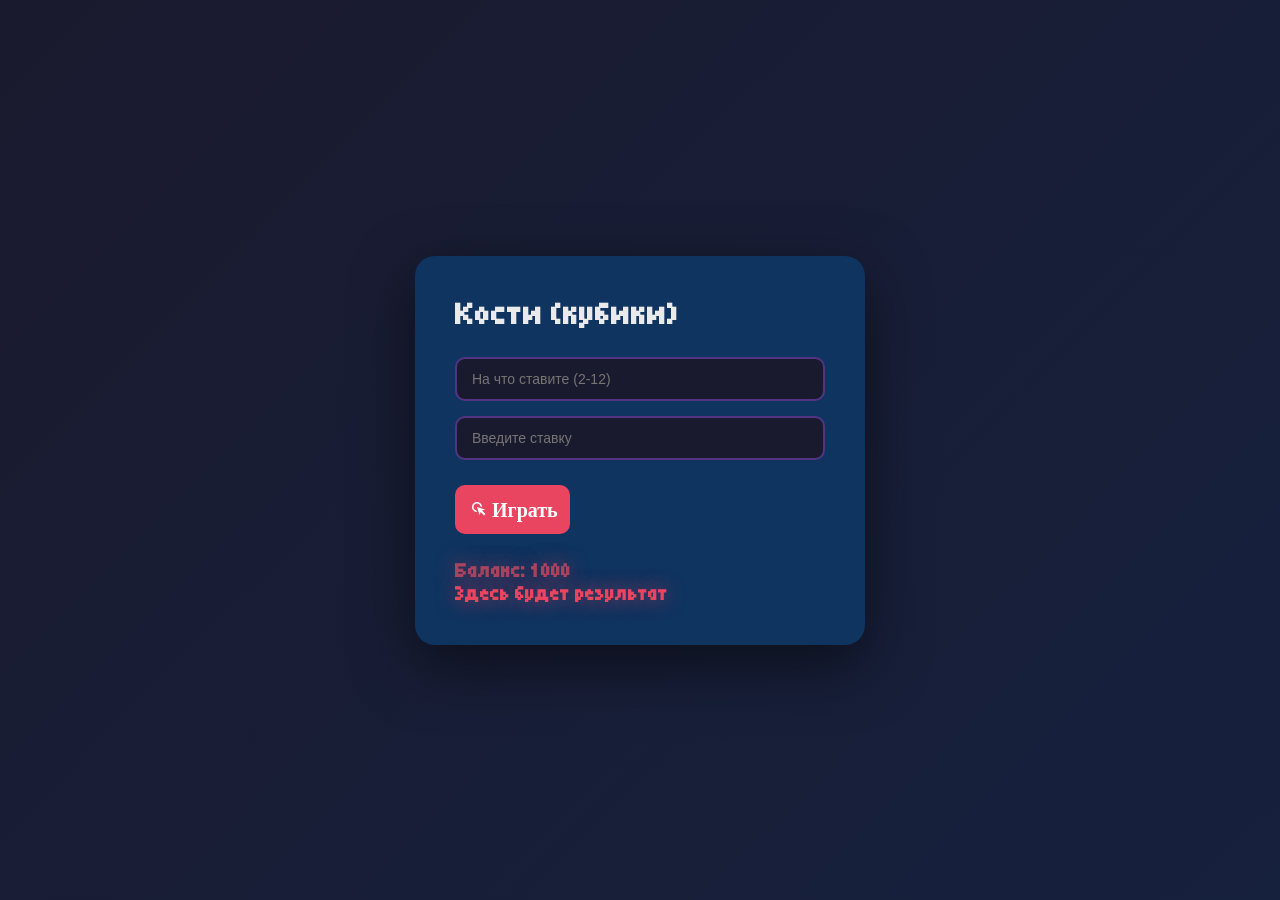
<file: VSCodes/js-project-1/index.html>
<!DOCTYPE html>
<html lang="ru">
<head>
    <meta charset="UTF-8">
    <title>Кубы</title>
    <link rel="preconnect" href="https://fonts.googleapis.com">
    <link rel="preconnect" href="https://fonts.gstatic.com" crossorigin>
    <link href="https://fonts.googleapis.com/css2?family=Tiny5&display=swap" rel="stylesheet">
    <link rel="stylesheet" href="https://fonts.googleapis.com/css2?family=Material+Symbols+Outlined:opsz,wght,FILL,GRAD@24,400,0,0&icon_names=left_click" />
    <link rel="stylesheet" href="style.css">
</head>
<body>
    <div class="container">
        <div class="hehe">
            <h1>Кости (кубики)</h1>
        </div>
        <div class="nums_in">
            <input type="number" id="message1" name="message1" placeholder="На что ставите (2-12)">
            <input type="number" id="message2" name="message2" placeholder="Введите ставку">
        </div>
        <div class="butt">
            <button onclick="play()"><span class="material-symbols-outlined">left_click</span> Играть</button>
        </div>
        <div class="rand_out">
            <p id="balance">Баланс: 1000</p>
            <p id="result">Здесь будет результат</p>
        </div>
    </div>
    <script src="script.js"></script>
</body>
</html>
</file>
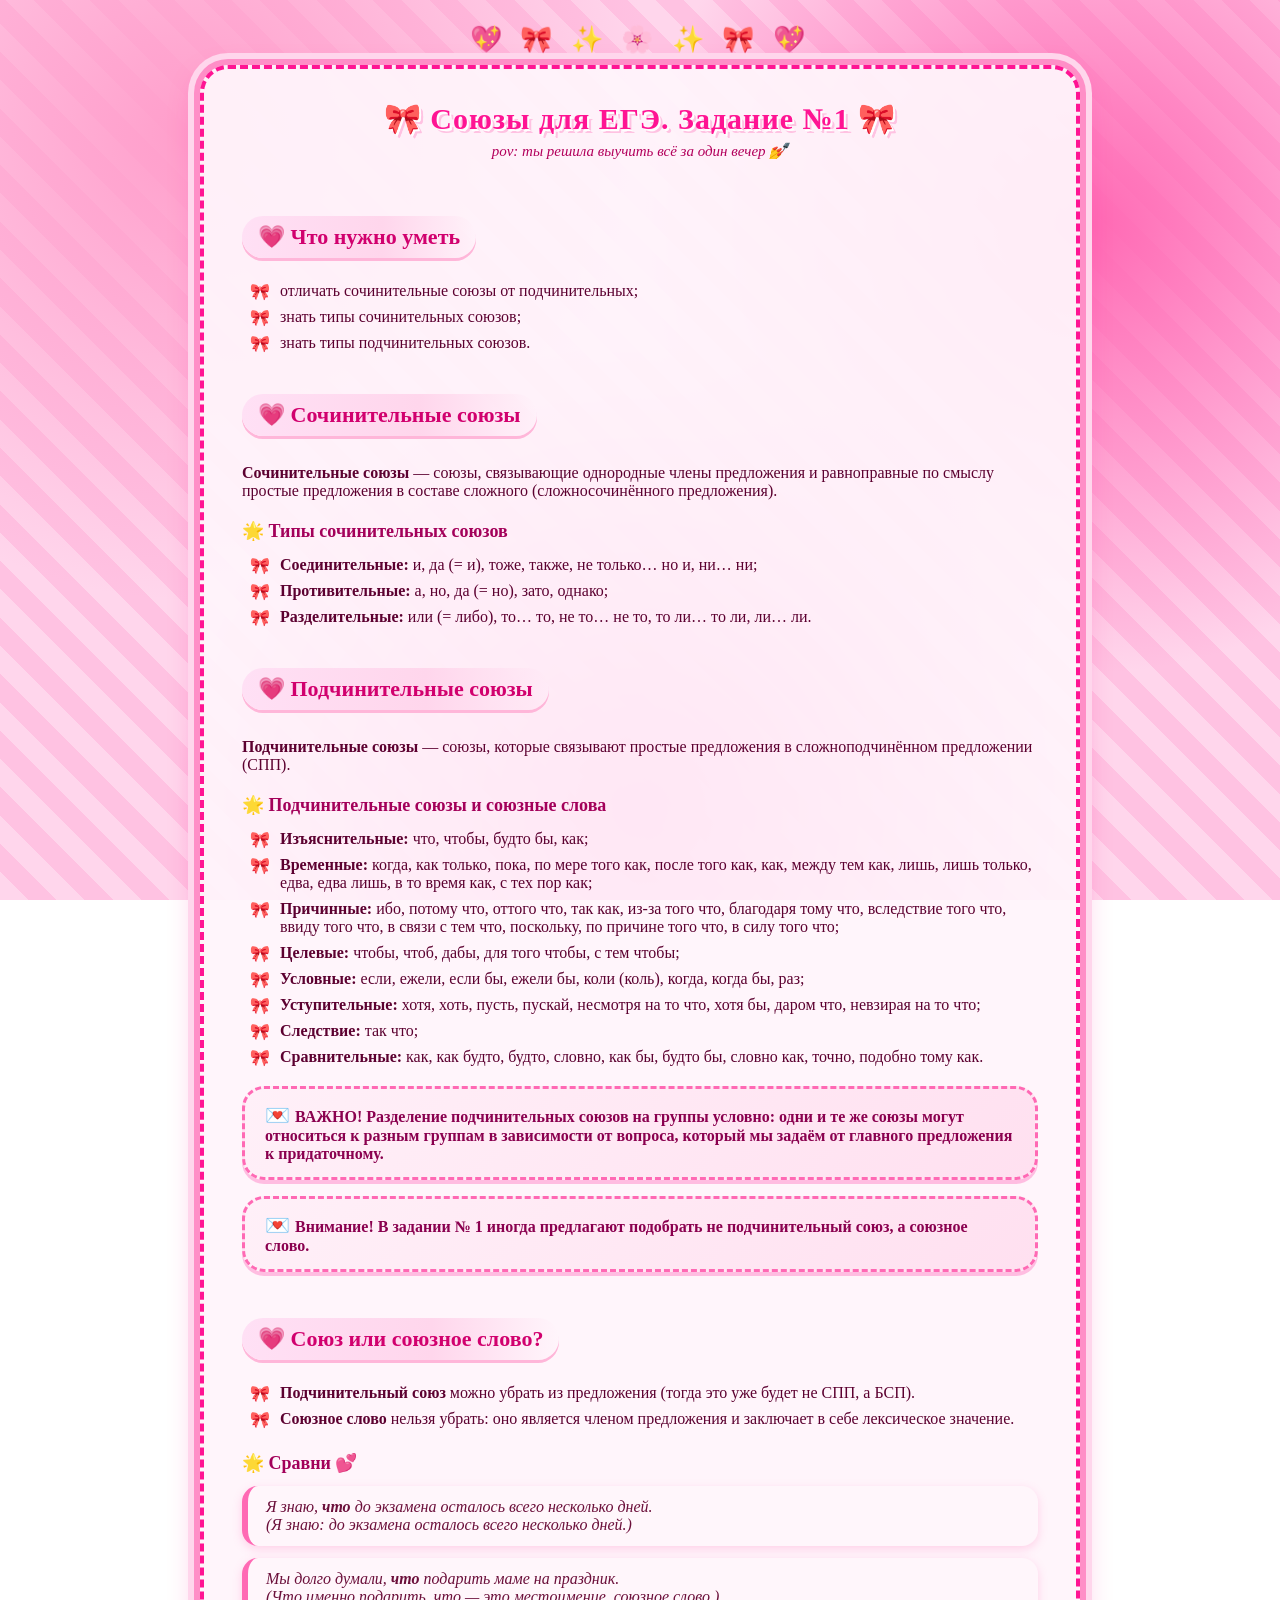
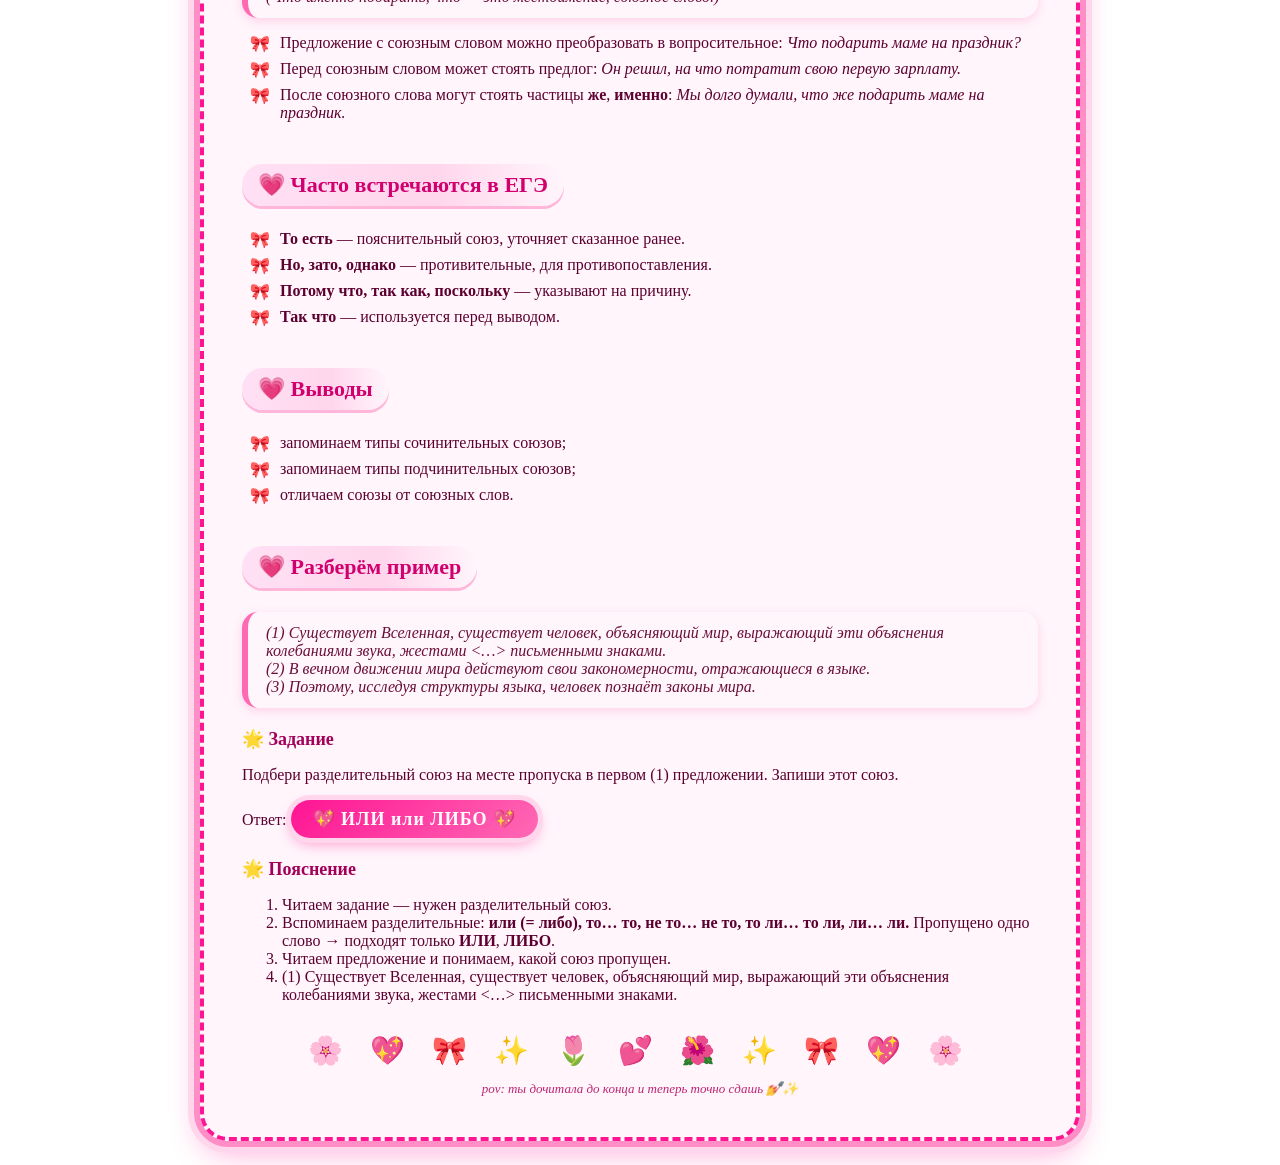
<file: VSCodes/html/fashion.html>
<!DOCTYPE html>
<html lang="ru">
<head>
<meta charset="UTF-8">
<title>Союзы для ЕГЭ 💅</title>
<style>
  * { box-sizing: border-box; }

  /* ===== ФОН ===== */
  body {
    margin: 0;
    padding: 24px;
    font-family: "Comic Sans MS", "Comic Sans", cursive;
    color: #5c0030;
    background:
      radial-gradient(circle at 15% 15%, #ff9ecb 0, transparent 35%),
      radial-gradient(circle at 85% 25%, #ff69b4 0, transparent 35%),
      radial-gradient(circle at 50% 90%, #ff1493 0, transparent 45%),
      repeating-linear-gradient(45deg, #ffd6ec 0 20px, #ffc2e2 20px 40px);
    background-attachment: fixed;
    min-height: 100vh;
  }

  /* ===== ГИРЛЯНДА ===== */
  .garland {
    text-align: center;
    font-size: 26px;
    letter-spacing: 6px;
    margin-bottom: 10px;
  }

  /* ===== КАРТОЧКА ===== */
  .card {
    max-width: 880px;
    margin: 0 auto;
    background: rgba(255, 245, 251, 0.94);
    border: 4px dashed #ff1493;
    border-radius: 28px;
    padding: 32px 38px 40px;
    box-shadow:
      0 0 0 6px #ff8ec7,
      0 0 0 12px #ffd6ec,
      0 12px 30px rgba(255,20,147,.35);
  }

  /* ===== ЗАГОЛОВОК ===== */
  h1 {
    text-align: center;
    font-size: 30px;
    color: #ff1493;
    margin: 0 0 6px;
    text-shadow:
      2px 2px 0 #fff,
      4px 4px 0 #ffc2e2;
    letter-spacing: 1px;
  }
  h1::before { content: "🎀 "; }
  h1::after  { content: " 🎀"; }

  .subtitle {
    text-align: center;
    font-size: 15px;
    color: #b3005c;
    margin-bottom: 26px;
    font-style: italic;
  }

  /* ===== БЛОКИ ===== */
  h2 {
    font-size: 22px;
    color: #d1006e;
    margin: 30px 0 12px;
    padding: 8px 16px;
    background: linear-gradient(90deg, #ffe0f5, #ffd6ec 60%, transparent);
    border-radius: 40px;
    display: inline-block;
    box-shadow: 0 3px 0 #ffb6d9;
  }
  h2::before { content: "💗 "; }

  h3 {
    color: #a3005a;
    font-size: 18px;
    margin: 20px 0 10px;
  }
  h3::before { content: "🌟 "; }

  /* ===== СПИСКИ ===== */
  ul { list-style: none; padding-left: 8px; margin: 8px 0; }
  ul li {
    padding: 4px 0 4px 30px;
    position: relative;
  }
  ul li::before {
    content: "🎀";
    position: absolute;
    left: 0;
  }

  /* ===== ПЛАШКИ ===== */
  .warn {
    background: linear-gradient(135deg, #fff0f8, #ffe0f0);
    border: 3px dashed #ff69b4;
    border-radius: 22px;
    padding: 14px 20px;
    margin: 16px 0;
    font-weight: bold;
    color: #8a004f;
    box-shadow: 0 4px 0 rgba(255,20,147,.25);
  }
  .warn::before { content: "💌 "; font-size: 20px; }

  .example {
    background: #fff6fb;
    border-left: 6px solid #ff69b4;
    border-radius: 16px;
    padding: 12px 18px;
    margin: 12px 0;
    font-style: italic;
    color: #6b0f3a;
    box-shadow: 0 3px 10px rgba(255,105,180,.25);
  }

  /* ===== ОТВЕТ ===== */
  .answer {
    display: inline-block;
    background: linear-gradient(135deg, #ff1493, #ff69b4);
    color: #fff;
    padding: 8px 22px;
    border-radius: 40px;
    font-weight: bold;
    font-size: 18px;
    box-shadow:
      0 0 0 5px #ffd6ec,
      0 6px 14px rgba(255,20,147,.4);
    letter-spacing: 1px;
  }
  .answer::before { content: "💖 "; }
  .answer::after  { content: " 💖"; }

  /* ===== ФИНАЛ ===== */
  .flowers {
    text-align: center;
    font-size: 28px;
    letter-spacing: 10px;
    margin-top: 30px;
  }

  .sign {
    text-align: center;
    font-size: 13px;
    color: #b3005c;
    margin-top: 14px;
    font-style: italic;
    opacity: .85;
  }

  /* ===== СКРОЛЛБАР ===== */
  ::-webkit-scrollbar { width: 14px; }
  ::-webkit-scrollbar-track { background: #ffe0f0; }
  ::-webkit-scrollbar-thumb {
    background: #ff69b4;
    border-radius: 10px;
    border: 3px solid #ffe0f0;
  }
</style>
</head>
<body>

<div class="garland">💖 🎀 ✨ 🌸 ✨ 🎀 💖</div>

<div class="card">

  <h1>Союзы для ЕГЭ. Задание №1</h1>
  <div class="subtitle">pov: ты решила выучить всё за один вечер 💅</div>

  <h2>Что нужно уметь</h2>
  <ul>
    <li>отличать сочинительные союзы от подчинительных;</li>
    <li>знать типы сочинительных союзов;</li>
    <li>знать типы подчинительных союзов.</li>
  </ul>

  <h2>Сочинительные союзы</h2>
  <p><b>Сочинительные союзы</b> — союзы, связывающие однородные члены предложения и равноправные по смыслу простые предложения в составе сложного (сложносочинённого предложения).</p>

  <h3>Типы сочинительных союзов</h3>
  <ul>
    <li><b>Соединительные:</b> и, да (= и), тоже, также, не только… но и, ни… ни;</li>
    <li><b>Противительные:</b> а, но, да (= но), зато, однако;</li>
    <li><b>Разделительные:</b> или (= либо), то… то, не то… не то, то ли… то ли, ли… ли.</li>
  </ul>

  <h2>Подчинительные союзы</h2>
  <p><b>Подчинительные союзы</b> — союзы, которые связывают простые предложения в сложноподчинённом предложении (СПП).</p>

  <h3>Подчинительные союзы и союзные слова</h3>
  <ul>
    <li><b>Изъяснительные:</b> что, чтобы, будто бы, как;</li>
    <li><b>Временные:</b> когда, как только, пока, по мере того как, после того как, как, между тем как, лишь, лишь только, едва, едва лишь, в то время как, с тех пор как;</li>
    <li><b>Причинные:</b> ибо, потому что, оттого что, так как, из-за того что, благодаря тому что, вследствие того что, ввиду того что, в связи с тем что, поскольку, по причине того что, в силу того что;</li>
    <li><b>Целевые:</b> чтобы, чтоб, дабы, для того чтобы, с тем чтобы;</li>
    <li><b>Условные:</b> если, ежели, если бы, ежели бы, коли (коль), когда, когда бы, раз;</li>
    <li><b>Уступительные:</b> хотя, хоть, пусть, пускай, несмотря на то что, хотя бы, даром что, невзирая на то что;</li>
    <li><b>Следствие:</b> так что;</li>
    <li><b>Сравнительные:</b> как, как будто, будто, словно, как бы, будто бы, словно как, точно, подобно тому как.</li>
  </ul>

  <div class="warn">
    <b>ВАЖНО!</b> Разделение подчинительных союзов на группы условно: одни и те же союзы могут относиться к разным группам в зависимости от вопроса, который мы задаём от главного предложения к придаточному.
  </div>

  <div class="warn">
    <b>Внимание!</b> В задании № 1 иногда предлагают подобрать не подчинительный союз, а союзное слово.
  </div>

  <h2>Союз или союзное слово?</h2>
  <ul>
    <li><b>Подчинительный союз</b> можно убрать из предложения (тогда это уже будет не СПП, а БСП).</li>
    <li><b>Союзное слово</b> нельзя убрать: оно является членом предложения и заключает в себе лексическое значение.</li>
  </ul>

  <h3>Сравни 💕</h3>
  <div class="example">
    Я знаю, <b>что</b> до экзамена осталось всего несколько дней.<br>
    (Я знаю: до экзамена осталось всего несколько дней.)
  </div>
  <div class="example">
    Мы долго думали, <b>что</b> подарить маме на праздник.<br>
    (Что именно подарить, что — это местоимение, союзное слово.)
  </div>

  <ul>
    <li>Предложение с союзным словом можно преобразовать в вопросительное: <i>Что подарить маме на праздник?</i></li>
    <li>Перед союзным словом может стоять предлог: <i>Он решил, на что потратит свою первую зарплату.</i></li>
    <li>После союзного слова могут стоять частицы <b>же</b>, <b>именно</b>: <i>Мы долго думали, что же подарить маме на праздник.</i></li>
  </ul>

  <h2>Часто встречаются в ЕГЭ</h2>
  <ul>
    <li><b>То есть</b> — пояснительный союз, уточняет сказанное ранее.</li>
    <li><b>Но, зато, однако</b> — противительные, для противопоставления.</li>
    <li><b>Потому что, так как, поскольку</b> — указывают на причину.</li>
    <li><b>Так что</b> — используется перед выводом.</li>
  </ul>

  <h2>Выводы</h2>
  <ul>
    <li>запоминаем типы сочинительных союзов;</li>
    <li>запоминаем типы подчинительных союзов;</li>
    <li>отличаем союзы от союзных слов.</li>
  </ul>

  <h2>Разберём пример</h2>
  <div class="example">
    (1) Существует Вселенная, существует человек, объясняющий мир, выражающий эти объяснения колебаниями звука, жестами &lt;…&gt; письменными знаками.<br>
    (2) В вечном движении мира действуют свои закономерности, отражающиеся в языке.<br>
    (3) Поэтому, исследуя структуры языка, человек познаёт законы мира.
  </div>

  <h3>Задание</h3>
  <p>Подбери разделительный союз на месте пропуска в первом (1) предложении. Запиши этот союз.</p>
  <p>Ответ: <span class="answer">ИЛИ или ЛИБО</span></p>

  <h3>Пояснение</h3>
  <ol>
    <li>Читаем задание — нужен разделительный союз.</li>
    <li>Вспоминаем разделительные: <b>или (= либо), то… то, не то… не то, то ли… то ли, ли… ли.</b> Пропущено одно слово → подходят только <b>ИЛИ</b>, <b>ЛИБО</b>.</li>
    <li>Читаем предложение и понимаем, какой союз пропущен.</li>
    <li>(1) Существует Вселенная, существует человек, объясняющий мир, выражающий эти объяснения колебаниями звука, жестами &lt;…&gt; письменными знаками.</li>
  </ol>

  <div class="flowers">🌸 💖 🎀 ✨ 🌷 💕 🌺 ✨ 🎀 💖 🌸</div>
  <div class="sign">pov: ты дочитала до конца и теперь точно сдашь 💅✨</div>

</div>

</body>
</html>
</file>
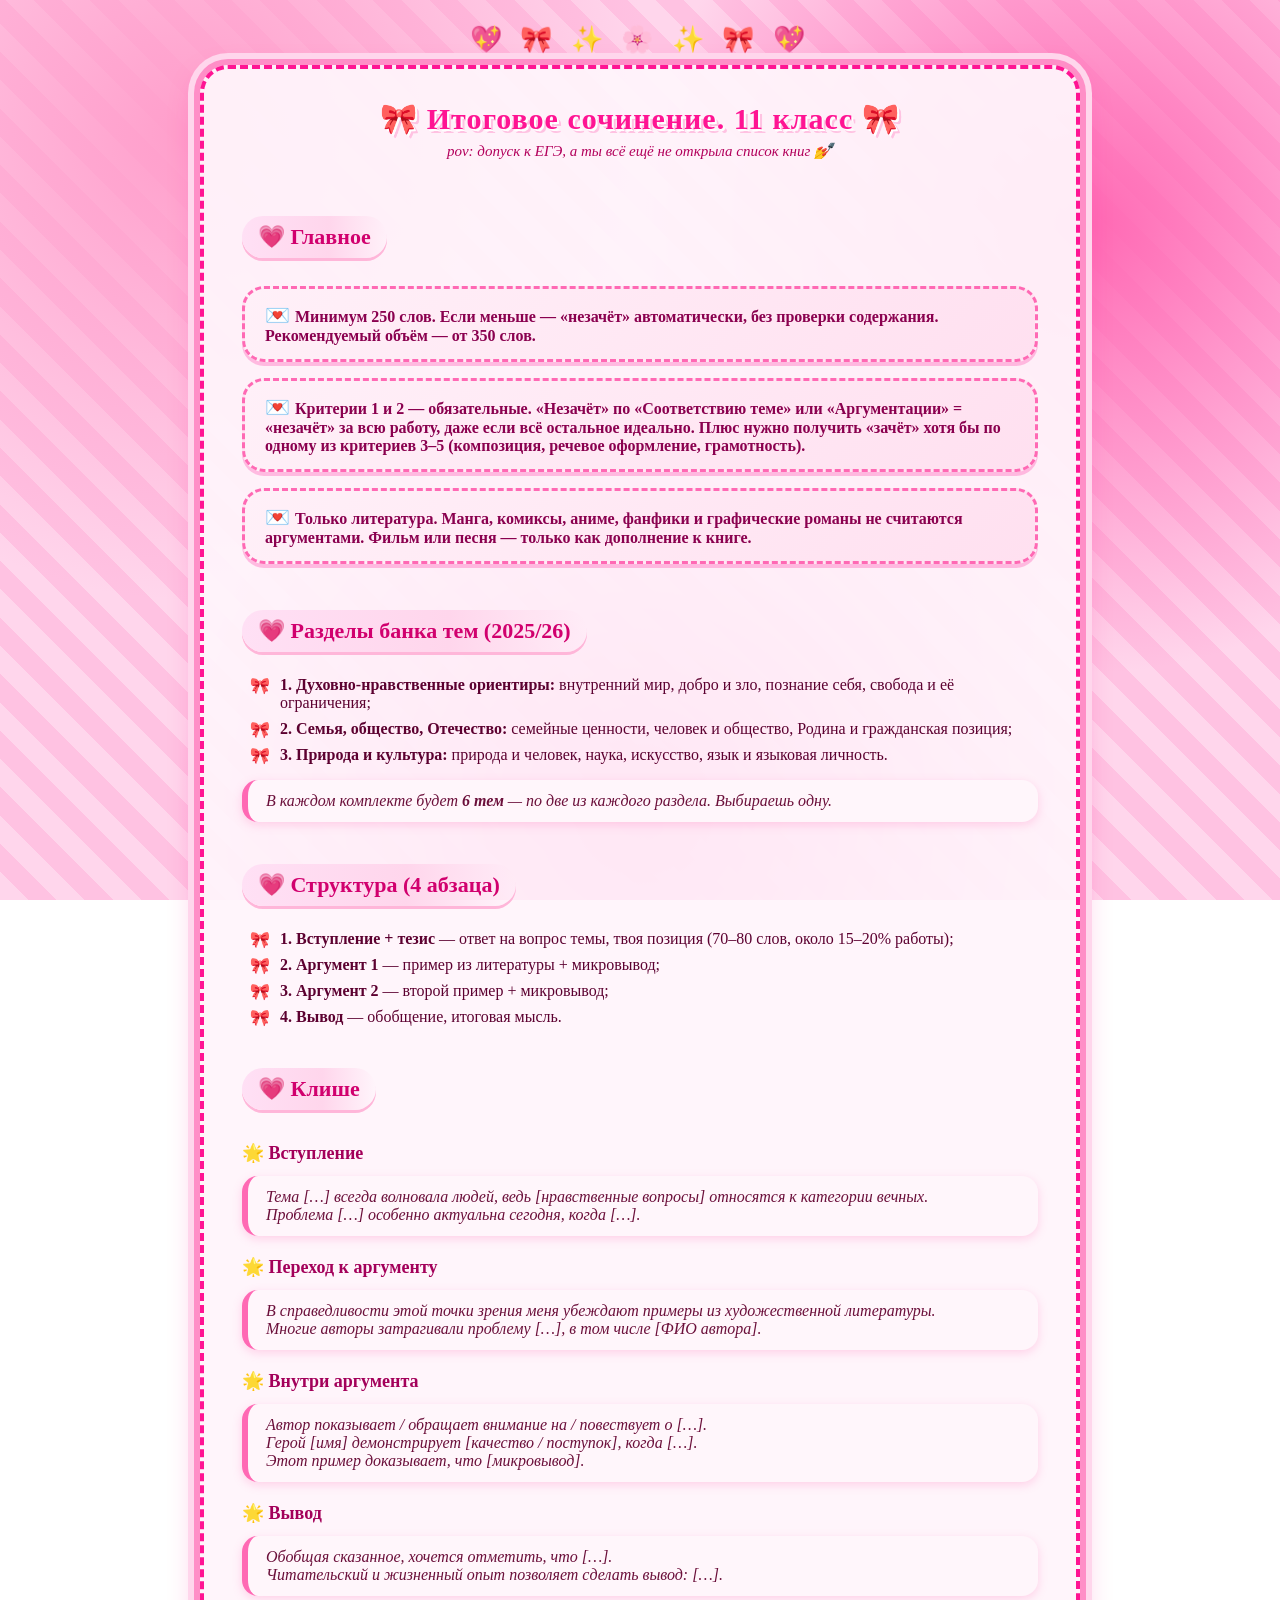
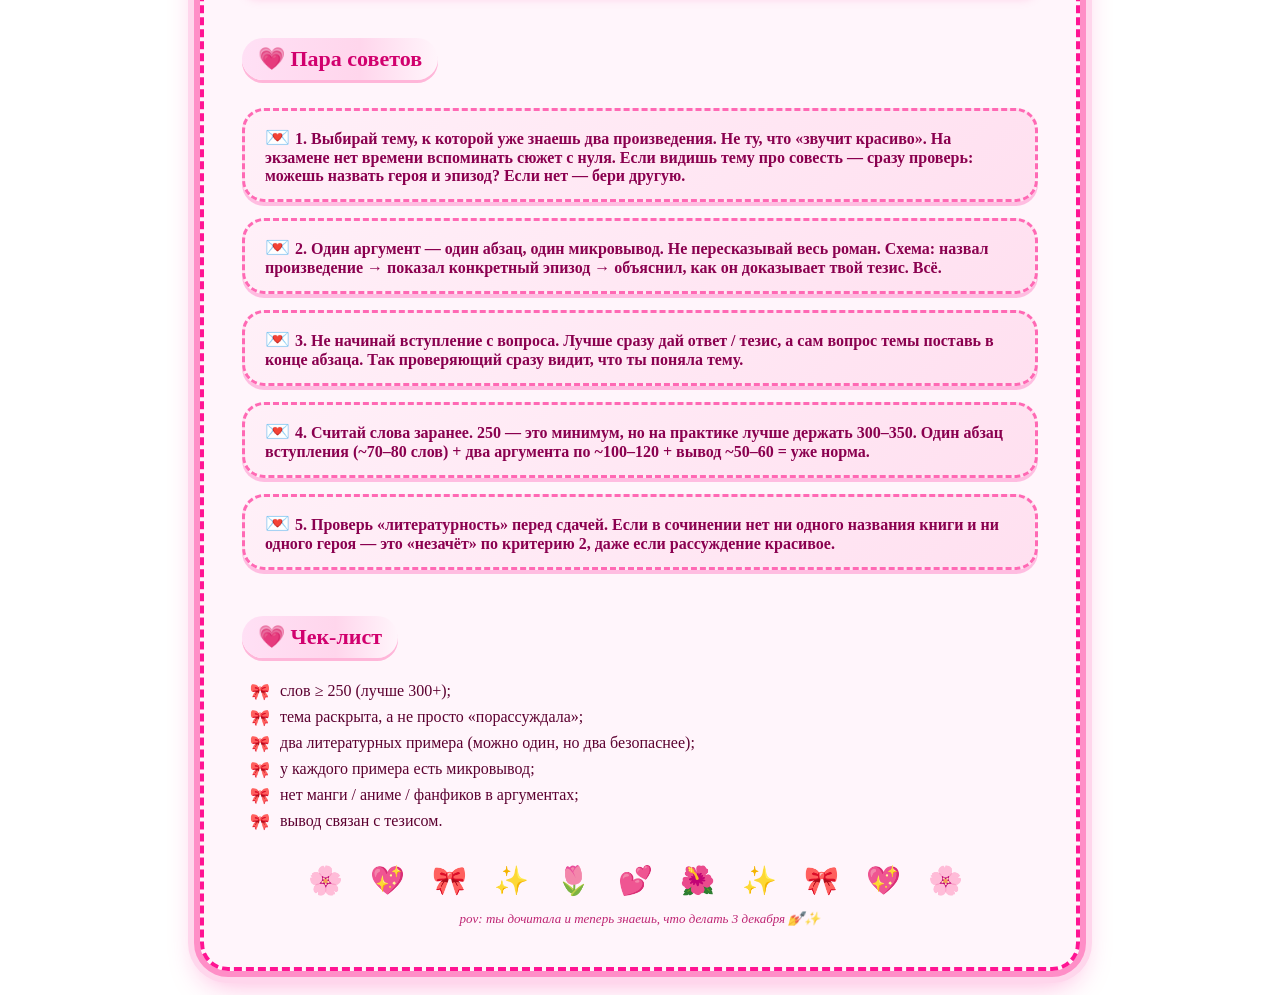
<file: VSCodes/html/fashionEge.html>
<!DOCTYPE html>
<html lang="ru">
<head>
<meta charset="UTF-8">
<title>Итоговое сочинение 💅</title>
<style>
  * { box-sizing: border-box; }

  body {
    margin: 0;
    padding: 24px;
    font-family: "Comic Sans MS", "Comic Sans", cursive;
    color: #5c0030;
    background:
      radial-gradient(circle at 15% 15%, #ff9ecb 0, transparent 35%),
      radial-gradient(circle at 85% 25%, #ff69b4 0, transparent 35%),
      radial-gradient(circle at 50% 90%, #ff1493 0, transparent 45%),
      repeating-linear-gradient(45deg, #ffd6ec 0 20px, #ffc2e2 20px 40px);
    background-attachment: fixed;
    min-height: 100vh;
  }

  .garland {
    text-align: center;
    font-size: 26px;
    letter-spacing: 6px;
    margin-bottom: 10px;
  }

  .card {
    max-width: 880px;
    margin: 0 auto;
    background: rgba(255, 245, 251, 0.94);
    border: 4px dashed #ff1493;
    border-radius: 28px;
    padding: 32px 38px 40px;
    box-shadow:
      0 0 0 6px #ff8ec7,
      0 0 0 12px #ffd6ec,
      0 12px 30px rgba(255,20,147,.35);
  }

  h1 {
    text-align: center;
    font-size: 30px;
    color: #ff1493;
    margin: 0 0 6px;
    text-shadow:
      2px 2px 0 #fff,
      4px 4px 0 #ffc2e2;
    letter-spacing: 1px;
  }
  h1::before { content: "🎀 "; }
  h1::after  { content: " 🎀"; }

  .subtitle {
    text-align: center;
    font-size: 15px;
    color: #b3005c;
    margin-bottom: 26px;
    font-style: italic;
  }

  h2 {
    font-size: 22px;
    color: #d1006e;
    margin: 30px 0 12px;
    padding: 8px 16px;
    background: linear-gradient(90deg, #ffe0f5, #ffd6ec 60%, transparent);
    border-radius: 40px;
    display: inline-block;
    box-shadow: 0 3px 0 #ffb6d9;
  }
  h2::before { content: "💗 "; }

  h3 {
    color: #a3005a;
    font-size: 18px;
    margin: 20px 0 10px;
  }
  h3::before { content: "🌟 "; }

  ul { list-style: none; padding-left: 8px; margin: 8px 0; }
  ul li {
    padding: 4px 0 4px 30px;
    position: relative;
  }
  ul li::before {
    content: "🎀";
    position: absolute;
    left: 0;
  }

  .warn {
    background: linear-gradient(135deg, #fff0f8, #ffe0f0);
    border: 3px dashed #ff69b4;
    border-radius: 22px;
    padding: 14px 20px;
    margin: 16px 0;
    font-weight: bold;
    color: #8a004f;
    box-shadow: 0 4px 0 rgba(255,20,147,.25);
  }
  .warn::before { content: "💌 "; font-size: 20px; }

  .example {
    background: #fff6fb;
    border-left: 6px solid #ff69b4;
    border-radius: 16px;
    padding: 12px 18px;
    margin: 12px 0;
    font-style: italic;
    color: #6b0f3a;
    box-shadow: 0 3px 10px rgba(255,105,180,.25);
  }

  .answer {
    display: inline-block;
    background: linear-gradient(135deg, #ff1493, #ff69b4);
    color: #fff;
    padding: 8px 22px;
    border-radius: 40px;
    font-weight: bold;
    font-size: 18px;
    box-shadow:
      0 0 0 5px #ffd6ec,
      0 6px 14px rgba(255,20,147,.4);
    letter-spacing: 1px;
  }
  .answer::before { content: "💖 "; }
  .answer::after  { content: " 💖"; }

  .flowers {
    text-align: center;
    font-size: 28px;
    letter-spacing: 10px;
    margin-top: 30px;
  }

  .sign {
    text-align: center;
    font-size: 13px;
    color: #b3005c;
    margin-top: 14px;
    font-style: italic;
    opacity: .85;
  }

  ::-webkit-scrollbar { width: 14px; }
  ::-webkit-scrollbar-track { background: #ffe0f0; }
  ::-webkit-scrollbar-thumb {
    background: #ff69b4;
    border-radius: 10px;
    border: 3px solid #ffe0f0;
  }
</style>
</head>
<body>

<div class="garland">💖 🎀 ✨ 🌸 ✨ 🎀 💖</div>

<div class="card">

  <h1>Итоговое сочинение. 11 класс</h1>
  <div class="subtitle">pov: допуск к ЕГЭ, а ты всё ещё не открыла список книг 💅</div>

  <h2>Главное</h2>
  <div class="warn">
    <b>Минимум 250 слов.</b> Если меньше — «незачёт» автоматически, без проверки содержания. Рекомендуемый объём — от 350 слов.
  </div>
  <div class="warn">
    <b>Критерии 1 и 2 — обязательные.</b> «Незачёт» по «Соответствию теме» или «Аргументации» = «незачёт» за всю работу, даже если всё остальное идеально. Плюс нужно получить «зачёт» хотя бы по одному из критериев 3–5 (композиция, речевое оформление, грамотность).
  </div>
  <div class="warn">
    <b>Только литература.</b> Манга, комиксы, аниме, фанфики и графические романы не считаются аргументами. Фильм или песня — только как дополнение к книге.
  </div>

  <h2>Разделы банка тем (2025/26)</h2>
  <ul>
    <li><b>1. Духовно-нравственные ориентиры:</b> внутренний мир, добро и зло, познание себя, свобода и её ограничения;</li>
    <li><b>2. Семья, общество, Отечество:</b> семейные ценности, человек и общество, Родина и гражданская позиция;</li>
    <li><b>3. Природа и культура:</b> природа и человек, наука, искусство, язык и языковая личность.</li>
  </ul>
  <div class="example">
    В каждом комплекте будет <b>6 тем</b> — по две из каждого раздела. Выбираешь одну.
  </div>

  <h2>Структура (4 абзаца)</h2>
  <ul>
    <li><b>1. Вступление + тезис</b> — ответ на вопрос темы, твоя позиция (70–80 слов, около 15–20% работы);</li>
    <li><b>2. Аргумент 1</b> — пример из литературы + микровывод;</li>
    <li><b>3. Аргумент 2</b> — второй пример + микровывод;</li>
    <li><b>4. Вывод</b> — обобщение, итоговая мысль.</li>
  </ul>

  <h2>Клише</h2>

  <h3>Вступление</h3>
  <div class="example">
    Тема […] всегда волновала людей, ведь [нравственные вопросы] относятся к категории вечных.<br>
    Проблема […] особенно актуальна сегодня, когда […].
  </div>

  <h3>Переход к аргументу</h3>
  <div class="example">
    В справедливости этой точки зрения меня убеждают примеры из художественной литературы.<br>
    Многие авторы затрагивали проблему […], в том числе [ФИО автора].
  </div>

  <h3>Внутри аргумента</h3>
  <div class="example">
    Автор показывает / обращает внимание на / повествует о […].<br>
    Герой [имя] демонстрирует [качество / поступок], когда […].<br>
    Этот пример доказывает, что [микровывод].
  </div>

  <h3>Вывод</h3>
  <div class="example">
    Обобщая сказанное, хочется отметить, что […].<br>
    Читательский и жизненный опыт позволяет сделать вывод: […].
  </div>

  <h2>Пара советов</h2>

  <div class="warn">
    <b>1. Выбирай тему, к которой уже знаешь два произведения.</b> Не ту, что «звучит красиво». На экзамене нет времени вспоминать сюжет с нуля. Если видишь тему про совесть — сразу проверь: можешь назвать героя и эпизод? Если нет — бери другую.
  </div>

  <div class="warn">
    <b>2. Один аргумент — один абзац, один микровывод.</b> Не пересказывай весь роман. Схема: назвал произведение → показал конкретный эпизод → объяснил, как он доказывает твой тезис. Всё.
  </div>

  <div class="warn">
    <b>3. Не начинай вступление с вопроса.</b> Лучше сразу дай ответ / тезис, а сам вопрос темы поставь в конце абзаца. Так проверяющий сразу видит, что ты поняла тему.
  </div>

  <div class="warn">
    <b>4. Считай слова заранее.</b> 250 — это минимум, но на практике лучше держать 300–350. Один абзац вступления (~70–80 слов) + два аргумента по ~100–120 + вывод ~50–60 = уже норма.
  </div>

  <div class="warn">
    <b>5. Проверь «литературность» перед сдачей.</b> Если в сочинении нет ни одного названия книги и ни одного героя — это «незачёт» по критерию 2, даже если рассуждение красивое.
  </div>

  <h2>Чек-лист</h2>
  <ul>
    <li>слов ≥ 250 (лучше 300+);</li>
    <li>тема раскрыта, а не просто «порассуждала»;</li>
    <li>два литературных примера (можно один, но два безопаснее);</li>
    <li>у каждого примера есть микровывод;</li>
    <li>нет манги / аниме / фанфиков в аргументах;</li>
    <li>вывод связан с тезисом.</li>
  </ul>

  <div class="flowers">🌸 💖 🎀 ✨ 🌷 💕 🌺 ✨ 🎀 💖 🌸</div>
  <div class="sign">pov: ты дочитала и теперь знаешь, что делать 3 декабря 💅✨</div>

</div>

</body>
</html>
</file>
<file: VSCodes/js-project-1/style.css>
* {
  margin: 0;  /* Сброс настроек */
  padding: 0;
  box-sizing: border-box;
}

body {  /* Настройка */
  background: linear-gradient(135deg, #1a1a2e, #16213e);  /* Задний фон */
  min-height: 100vh;  /* Минимальная высота */
  display: flex;
  justify-content: center;  /* Выравнивание по цетру */
  align-items: center;  /* Выравнивание по центру */
  font-family: 'Tiny5';  /* Шрифт */
  color: #eaeaea;
}

.container {
  background: #0f3460;  /* Фон передней части с элементами */
  padding: 40px;
  border-radius: 20px;
  box-shadow: 0 20px 60px rgba(0, 0, 0, 0.5);  /* Тень контейнера */
  width: 450px;  /* Ширина */
  display: flex;
  flex-direction: column;  /* Вид расстановки элементов столбом */
  gap: 25px;
}

.nums_in {
  display: flex;
  flex-direction: column;  /* Расстановка вводов */
  gap: 15px;  /* Пространство между вводами */
}

input {  /* Панель ввода */
  padding: 12px 15px;
  background: #1a1a2e;  /* Фон */
  color: #eaeaea;
  border: 2px solid #533483;  /* Граница */
  border-radius: 10px;  /* Закругление */
  font-size: 14px;  /* Размер шрифта */
  outline: none;
  transition: border 0.3s;  /* Время анимации */
}

input:focus {  /* Поле во время ввода */
  border-color: #e94560;  /* Цвет границы */
  box-shadow: 0 0 10px rgba(233, 69, 96, 0.5);  /* Цвет окна */
}

button {  /* Кнопка */
  flex: 1;
  padding: 12px; /* Размер? */
  background: #e94560;  /* Цвет фона */
  color: white;  /* Цвет текста */
  border: none;  /* Граница (её отсутствие) */
  border-radius: 10px;  /* Закругление грани */
  font-family: 'Tektur';  /* Шрифт */
  font-size: 20px;  /* Размер шрифта */
  font-weight: bold;  /* Тип шрифта */
  cursor: pointer;  /* Вид курсора при наведении */
  transition: all 0.3s;  /* Время анимации */
}

button:hover {  /* При наведении */
  background: #ff5773;  /* Задник */
  transform: translateY(-2px);  /* Перемещение кнопки */
  box-shadow: 0 5px 20px rgba(233, 69, 96, 0.5);
}

button:active {  /* При нажатии */
  transform: translateY(0);  /* Возврат кнопки */
}

#result {  /* Внешний вид текста с id="result" */
  font-size: 20px;  /* Размер текста */
  font-weight: bold;  /* Тип текста */
  color: #e94560;  /* Цвет текста */
  text-shadow: 0 0 20px rgba(233, 69, 96, 0.7);
}

#balance {
  font-size: 20px;  /* То же что и #result но для баланса */
  font-weight: bold;  /* То же что и #result но для баланса */
  color: #a94560;  /* То же что и #result но для баланса */
  text-shadow: 0 0 20px rgba(233, 69, 96, 0.5);
}

.material-symbols-outlined {  /* Иконка */
  font-size: 20px;  /* Размер иконки */
}
</file>
